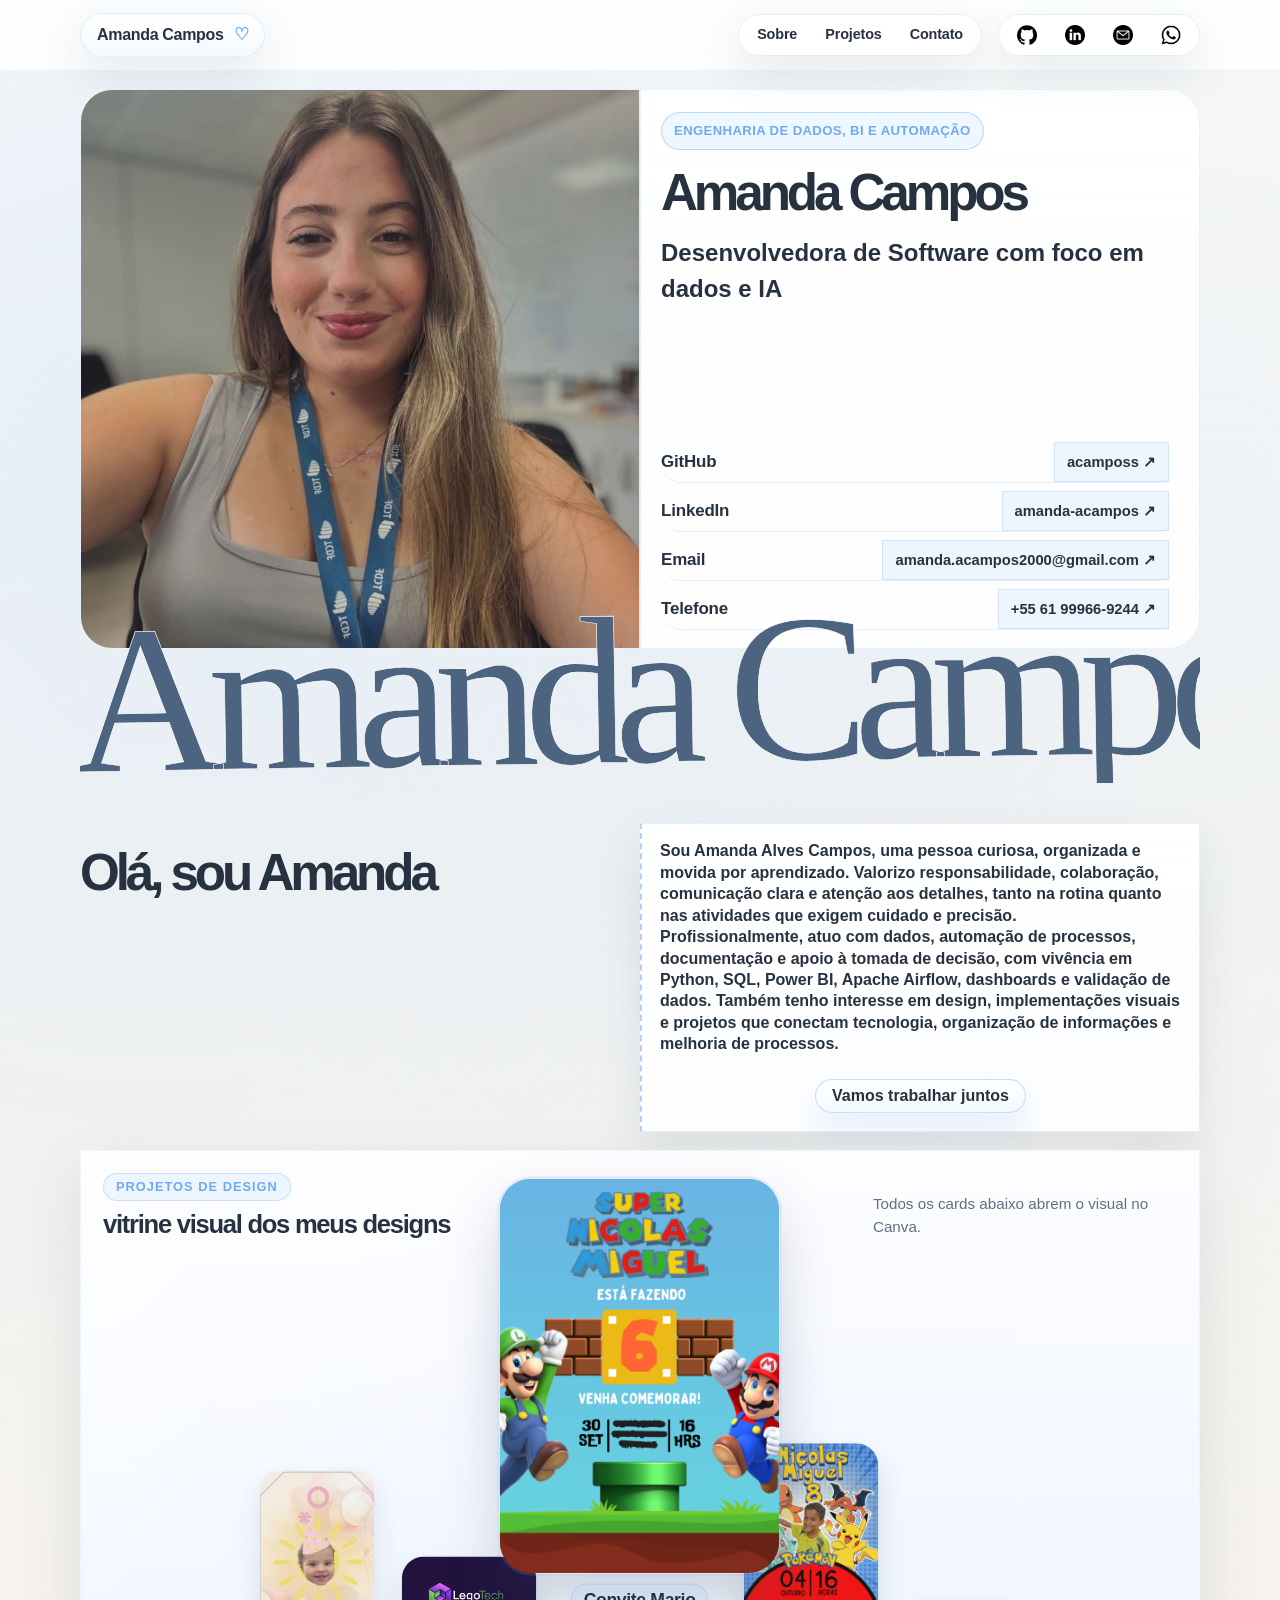
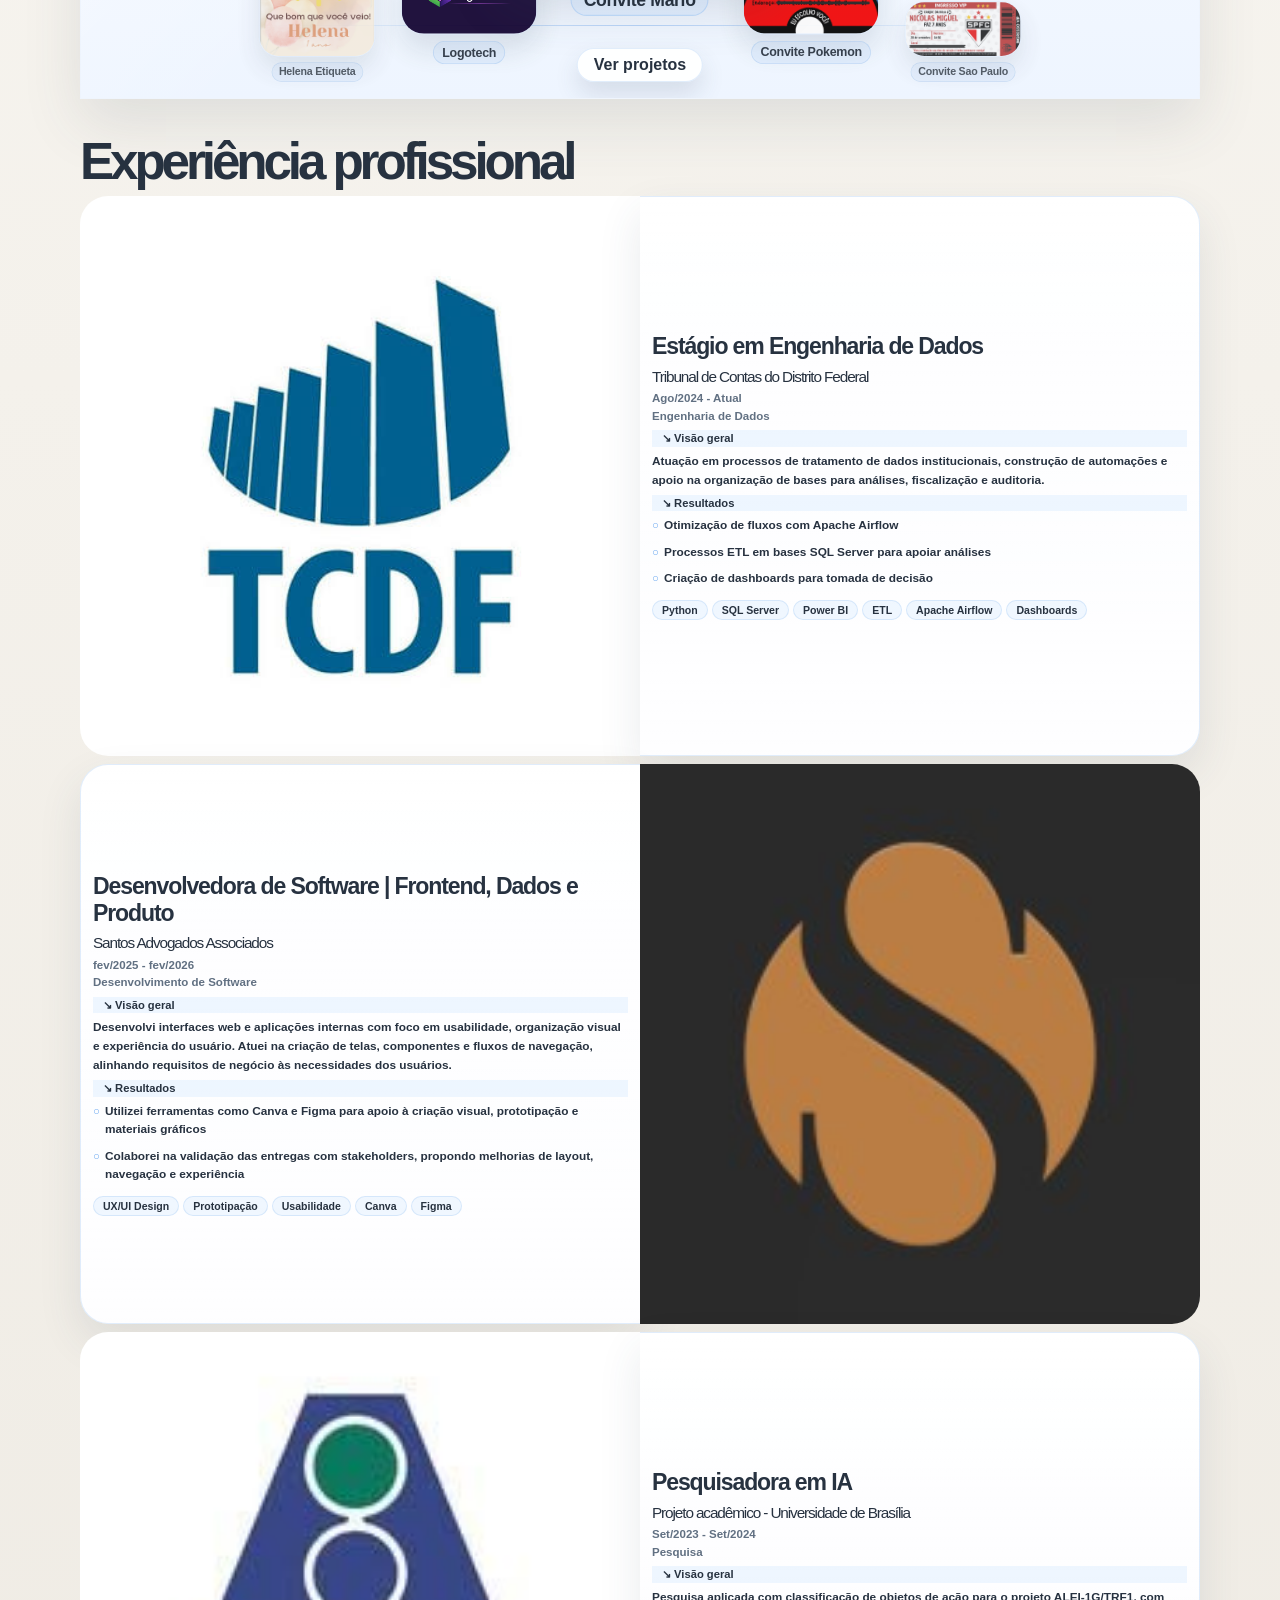
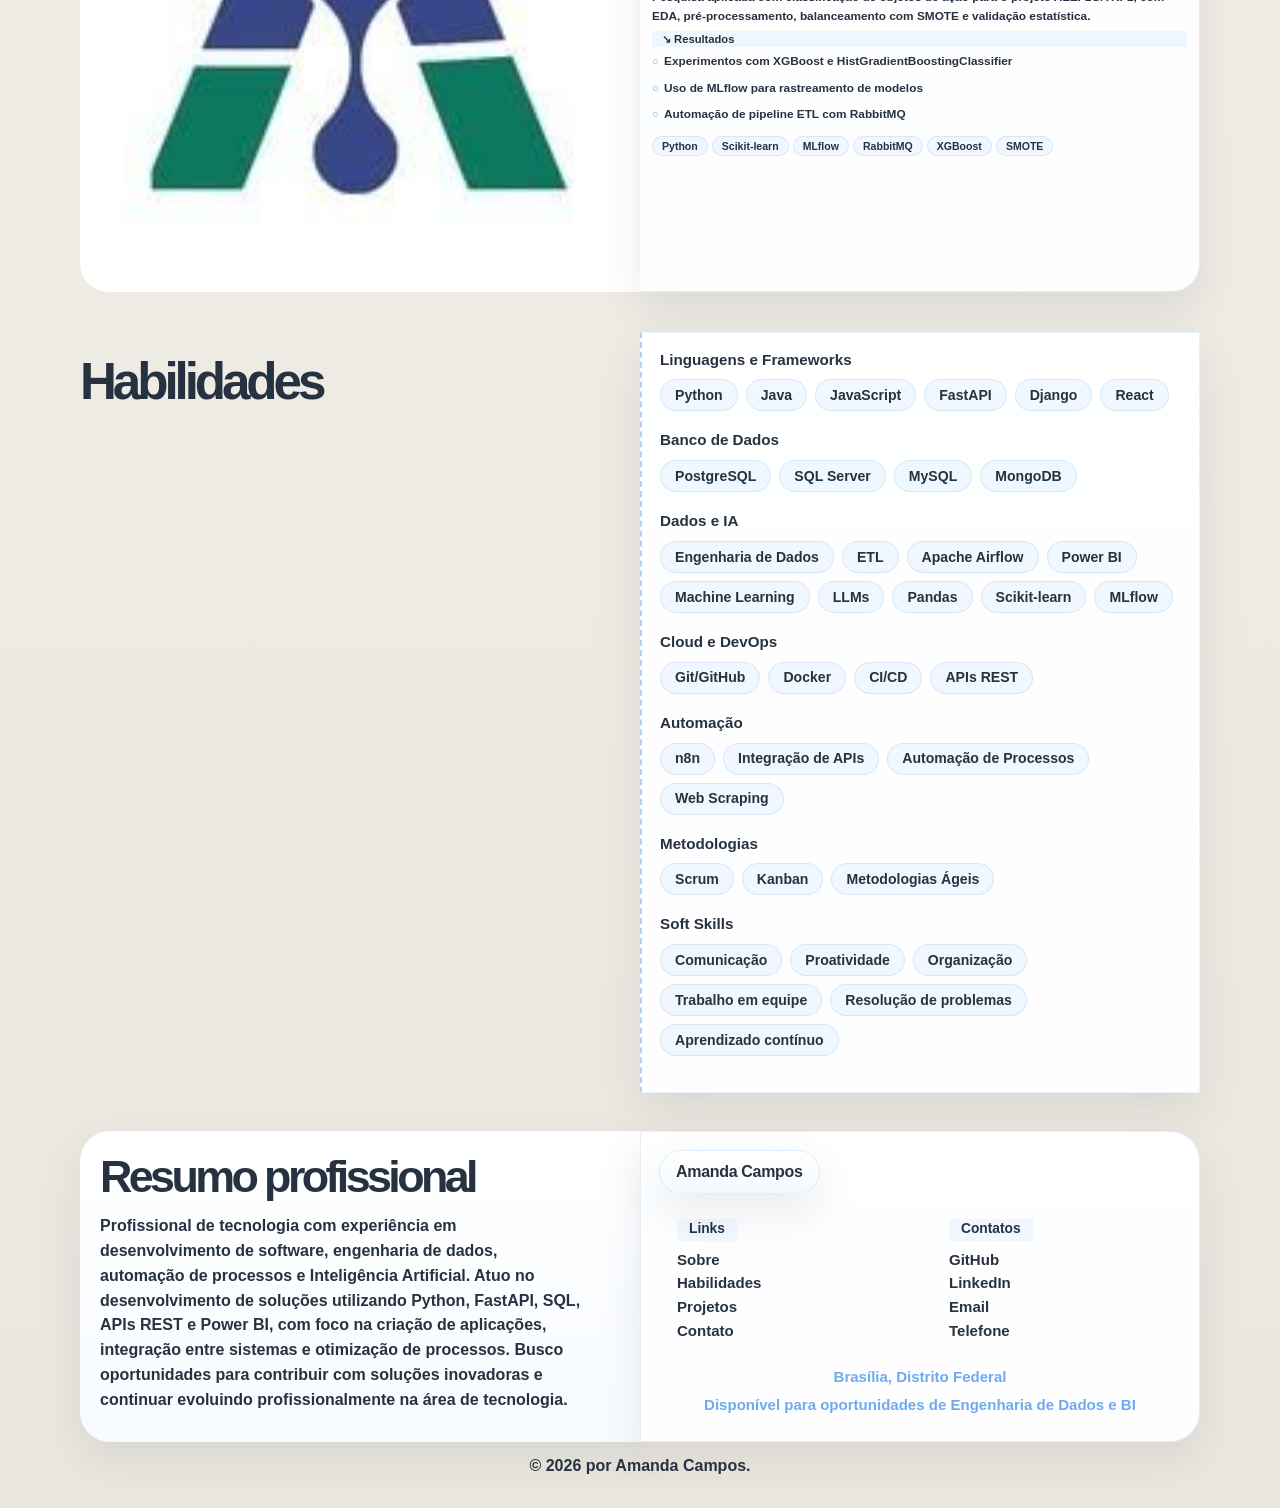
<file: index.html>
<!DOCTYPE html>
<html lang="pt-BR">

<head>
  <meta charset="UTF-8" />
  <meta name="viewport" content="width=device-width, initial-scale=1.0" />
  <meta name="description" content="Landing page pessoal com layout editorial, fundo bege claro e detalhes lilás." />
  <title>Amanda Campos</title>
  <link rel="stylesheet" href="css/style.css?v=20260701-1" />
  <link rel="icon" href="assets/icons/favicon-heart.svg" type="image/svg+xml" />
  <link rel="apple-touch-icon" href="assets/icons/favicon-heart.svg" />
  <meta name="theme-color" content="#2F80ED" />
</head>

<body>
  <a class="skip-link" href="#conteudo">Ir para o conteúdo</a>

  <header class="topbar">
    <div class="shell topbar-inner">
      <a class="brand-pill" href="#inicio" aria-label="Ir para o início">
        <span>Amanda Campos</span>
        <span class="brand-mark" aria-hidden="true">♡</span>
      </a>

      <nav class="top-links" aria-label="Navegação principal">
        <a href="#sobre">Sobre</a>
        <a href="#projetos">Projetos</a>
        <a href="#contato">Contato</a>
      </nav>

      <nav class="social-links" aria-label="Redes sociais">
        <a href="https://github.com/acamposs" target="_blank" rel="noreferrer"><img src="assets/icons/github-icon.png"
            alt="GitHub" /></a>
        <a href="https://www.linkedin.com/in/amanda-acampos/" target="_blank" rel="noreferrer"><img
            src="assets/icons/linkedin-icon.png" alt="LinkedIn" /></a>
        <a href="mailto:amanda.acampos2000@gmail.com"><img src="assets/icons/email-icon.png" alt="Email" /></a>
        <a href="tel:+5561999669244"><img src="assets/icons/wpp-icon.png" alt="Telefone" /></a>
      </nav>
    </div>
  </header>

  <main id="conteudo">
    <section class="hero shell" id="inicio">
      <div class="hero-grid">
        <figure class="hero-photo card-surface">
          <img src="assets/images/perfil.jpg" alt="Retrato de Amanda Campos" />
        </figure>

        <div class="hero-copy card-surface">
          <p class="eyebrow">Engenharia de Dados, BI e automação</p>
          <h1>
            <strong>Amanda Campos</strong>
          </h1>
          <h2>
            <span>Desenvolvedora de Software com foco em dados e IA</span>
          </h2>

          <div class="hero-links">
            <a href="https://github.com/acamposs" class="hero-link-row" target="_blank" rel="noreferrer">
              <span>GitHub</span>
              <strong>acamposs ↗</strong>
            </a>
            <a href="https://www.linkedin.com/in/amanda-acampos/" class="hero-link-row" target="_blank"
              rel="noreferrer">
              <span>LinkedIn</span>
              <strong>amanda-acampos ↗</strong>
            </a>
            <a href="mailto:amanda.acampos2000@gmail.com" class="hero-link-row">
              <span>Email</span>
              <strong>amanda.acampos2000@gmail.com ↗</strong>
            </a>
            <a href="tel:+5561999669244" class="hero-link-row">
              <span>Telefone</span>
              <strong>+55 61 99966-9244 ↗</strong>
            </a>
          </div>
        </div>
      </div>

      <div class="signature-wrap" aria-hidden="true">
        <span class="signature">Amanda Campos</span>
      </div>
    </section>

    <section class="about shell" id="sobre">
      <div class="about-grid">
        <div class="about-left">
          <h2>Olá, sou Amanda</h2>
        </div>

        <div class="about-right card-surface">
          <p>
            Sou Amanda Alves Campos, uma pessoa curiosa, organizada e movida por aprendizado.
            Valorizo responsabilidade, colaboração, comunicação clara e atenção aos detalhes,
            tanto na rotina quanto nas atividades que exigem cuidado e precisão.
          </p>

          <p>
            Profissionalmente, atuo com dados, automação de processos, documentação e apoio
            à tomada de decisão, com vivência em Python, SQL, Power BI, Apache Airflow,
            dashboards e validação de dados. Também tenho interesse em design, implementações
            visuais e projetos que conectam tecnologia, organização de informações e melhoria
            de processos.
          </p>

          <a class="cta-pill" href="#contato">Vamos trabalhar juntos</a>
        </div>
      </div>

      <div class="feature-stage card-surface">
        <div class="feature-stage-head">
          <div>
            <span class="feature-kicker">Projetos de design</span>
            <h3>vitrine visual dos meus designs</h3>
          </div>
          <p>Todos os cards abaixo abrem o visual no Canva.</p>
        </div>

        <div class="feature-carousel" aria-label="Carrossel de projetos">
          <a class="carousel-card" href="https://canva.link/azqkt1hv5p5yyov" target="_blank" rel="noreferrer"
            aria-label="Abrir Convite Mario">
            <img src="assets/design/convite-mario.png" alt="Convite Mario" />
            <span>Convite Mario</span>
          </a>

          <a class="carousel-card" href="https://canva.link/fkd72o21cip5wz5" target="_blank" rel="noreferrer"
            aria-label="Abrir Convite Pokemon">
            <img src="assets/design/convite-pokemon.png" alt="Convite Pokemon" />
            <span>Convite Pokemon</span>
          </a>

          <a class="carousel-card" href="https://canva.link/3383uw1e85yc422" target="_blank" rel="noreferrer"
            aria-label="Abrir Convite Sao Paulo">
            <img src="assets/design/convite-saopaulo.png" alt="Convite Sao Paulo" />
            <span>Convite Sao Paulo</span>
          </a>

          <a class="carousel-card" href="https://canva.link/sclbijq4hiqe45o" target="_blank" rel="noreferrer"
            aria-label="Abrir Helena Caderno">
            <img src="assets/design/helena-caderno.png" alt="Helena Caderno" />
            <span>Helena Caderno</span>
          </a>

          <a class="carousel-card" href="https://canva.link/y9hxa9hhda6tl56" target="_blank" rel="noreferrer"
            aria-label="Abrir Helena Etiqueta">
            <img src="assets/design/helena-etiqueta.png" alt="Helena Etiqueta" />
            <span>Helena Etiqueta</span>
          </a>

          <a class="carousel-card" href="https://canva.link/6xtjp4mos9gxli1" target="_blank" rel="noreferrer"
            aria-label="Abrir Logotech">
            <img src="assets/design/legotech.png" alt="Logotech" />
            <span>Logotech</span>
          </a>
        </div>
        <a class="stage-cta" href="#projetos">Ver projetos</a>
      </div>
    </section>

    <section class="projects shell" id="projetos">
      <div class="section-headline">
        <h2>Experiência profissional</h2>
      </div>

      <div class="project-grid">
        <article class="project-card">
          <div class="project-media">
            <img src="assets/icons/tcdf-icon.jpg" alt="Experiência como engenheira de dados" />
          </div>
          <div class="project-copy card-surface">
            <h3><strong>Estágio em Engenharia de Dados</strong><span>Tribunal de Contas do Distrito Federal</span></h3>
            <p class="meta">Ago/2024 - Atual<br />Engenharia de Dados</p>
            <div class="label-bar">↘ Visão geral</div>
            <p>
              Atuação em processos de tratamento de dados institucionais, construção de automações
              e apoio na organização de bases para análises, fiscalização e auditoria.
            </p>
            <div class="label-bar">↘ Resultados</div>
            <ul>
              <li>Otimização de fluxos com Apache Airflow</li>
              <li>Processos ETL em bases SQL Server para apoiar análises</li>
              <li>Criação de dashboards para tomada de decisão</li>
            </ul>
            <div class="project-skills" aria-label="Skills da experiência">
              <span>Python</span>
              <span>SQL Server</span>
              <span>Power BI</span>
              <span>ETL</span>
              <span>Apache Airflow</span>
              <span>Dashboards</span>
            </div>
          </div>

        </article>

        <article class="project-card reverse">
          <div class="project-copy card-surface">
            <h3><strong>Desenvolvedora de Software | Frontend, Dados e Produto</strong><span>Santos Advogados
                Associados</span></h3>
            <p class="meta">fev/2025 - fev/2026<br />Desenvolvimento de Software</p>
            <div class="label-bar">↘ Visão geral</div>
            <p>
              Desenvolvi interfaces web e aplicações internas com foco em usabilidade,
              organização visual e experiência do usuário. Atuei na criação de telas,
              componentes e fluxos de navegação, alinhando requisitos de negócio às
              necessidades dos usuários.
            </p>
            <div class="label-bar">↘ Resultados</div>
            <ul>
              <li>Utilizei ferramentas como Canva e Figma para apoio à criação visual, prototipação e materiais gráficos
              </li>
              <li>Colaborei na validação das entregas com stakeholders, propondo melhorias de layout, navegação e
                experiência</li>
            </ul>
            <div class="project-skills" aria-label="Skills da experiência">
              <span>UX/UI Design</span>
              <span>Prototipação</span>
              <span>Usabilidade</span>
              <span>Canva</span>
              <span>Figma</span>
            </div>
          </div>
          <div class="project-media">
            <img src="assets/icons/santos-icon.jpg" alt="Estágio em engenharia de dados" />
          </div>
        </article>

        <article class="project-card">
          <div class="project-media">
            <img src="assets/icons/ailab-icon.jpg" alt="Pesquisa em inteligência artificial" />
          </div>
          <div class="project-copy card-surface">
            <h3><strong>Pesquisadora em IA</strong><span>Projeto acadêmico - Universidade de Brasília</span></h3>
            <p class="meta">Set/2023 - Set/2024<br />Pesquisa</p>
            <div class="label-bar">↘ Visão geral</div>
            <p>
              Pesquisa aplicada com classificação de objetos de ação para o projeto
              ALEI-1G/TRF1, com EDA, pré-processamento, balanceamento com SMOTE e validação estatística.
            </p>
            <div class="label-bar">↘ Resultados</div>
            <ul>
              <li>Experimentos com XGBoost e HistGradientBoostingClassifier</li>
              <li>Uso de MLflow para rastreamento de modelos</li>
              <li>Automação de pipeline ETL com RabbitMQ</li>
            </ul>
            <div class="project-skills" aria-label="Skills da experiência">
              <span>Python</span>
              <span>Scikit-learn</span>
              <span>MLflow</span>
              <span>RabbitMQ</span>
              <span>XGBoost</span>
              <span>SMOTE</span>
            </div>
          </div>
        </article>
      </div>
    </section>

    <section class="about shell" id="habilidades">
      <div class="about-grid">
        <div class="about-left">
          <h2>Habilidades</h2>
        </div>

        <div class="about-right card-surface">

          <div class="skills-list">
            <div class="skills-category">
              <h3>Linguagens e Frameworks</h3>
              <div class="skill-pills">
                <span>Python</span>
                <span>Java</span>
                <span>JavaScript</span>
                <span>FastAPI</span>
                <span>Django</span>
                <span>React</span>
              </div>
            </div>

            <div class="skills-category">
              <h3>Banco de Dados</h3>
              <div class="skill-pills">
                <span>PostgreSQL</span>
                <span>SQL Server</span>
                <span>MySQL</span>
                <span>MongoDB</span>
              </div>
            </div>

            <div class="skills-category">
              <h3>Dados e IA</h3>
              <div class="skill-pills">
                <span>Engenharia de Dados</span>
                <span>ETL</span>
                <span>Apache Airflow</span>
                <span>Power BI</span>
                <span>Machine Learning</span>
                <span>LLMs</span>
                <span>Pandas</span>
                <span>Scikit-learn</span>
                <span>MLflow</span>
              </div>
            </div>

            <div class="skills-category">
              <h3>Cloud e DevOps</h3>
              <div class="skill-pills">
                <span>Git/GitHub</span>
                <span>Docker</span>
                <span>CI/CD</span>
                <span>APIs REST</span>
              </div>
            </div>

            <div class="skills-category">
              <h3>Automação</h3>
              <div class="skill-pills">
                <span>n8n</span>
                <span>Integração de APIs</span>
                <span>Automação de Processos</span>
                <span>Web Scraping</span>
              </div>
            </div>

            <div class="skills-category">
              <h3>Metodologias</h3>
              <div class="skill-pills">
                <span>Scrum</span>
                <span>Kanban</span>
                <span>Metodologias Ágeis</span>
              </div>
            </div>

            <div class="skills-category">
              <h3>Soft Skills</h3>
              <div class="skill-pills">
                <span>Comunicação</span>
                <span>Proatividade</span>
                <span>Organização</span>
                <span>Trabalho em equipe</span>
                <span>Resolução de problemas</span>
                <span>Aprendizado contínuo</span>
              </div>
            </div>
          </div>
        </div>
      </div>
    </section>

    <footer class="contact shell" id="contato">
      <div class="contact-grid">
        <div class="contact-form-box">
          <h2>Resumo profissional</h2>
          <p>
            Profissional de tecnologia com experiência em desenvolvimento de software, engenharia de dados,
            automação de processos e Inteligência Artificial. Atuo no desenvolvimento de soluções utilizando
            Python, FastAPI, SQL, APIs REST e Power BI, com foco na criação de aplicações, integração entre
            sistemas e otimização de processos. Busco oportunidades para contribuir com soluções inovadoras e
            continuar evoluindo profissionalmente na área de tecnologia.
          </p>
        </div>

        <div class="footer-info card-surface">
          <a class="brand-pill footer-brand" href="#inicio">
            <span>Amanda Campos</span>
          </a>

          <div class="footer-columns">
            <div>
              <h4>Links</h4>
              <ul>
                <li><a href="#sobre">Sobre</a></li>
                <li><a href="#habilidades">Habilidades</a></li>
                <li><a href="#projetos">Projetos</a></li>
                <li><a href="#contato">Contato</a></li>
              </ul>
            </div>

            <div>
              <h4>Contatos</h4>
              <ul>
                <li><a href="https://github.com/acamposs" target="_blank" rel="noreferrer">GitHub</a></li>
                <li><a href="https://www.linkedin.com/in/amanda-acampos/" target="_blank" rel="noreferrer">LinkedIn</a>
                </li>
                <li><a href="mailto:amanda.acampos2000@gmail.com">Email</a></li>
                <li><a href="tel:+5561999669244">Telefone</a></li>
              </ul>
            </div>
          </div>

          <div class="footer-bottom">
            <div>
              <ul>
                <li><a href="#">Brasília, Distrito Federal</a></li>
                <li><a href="#">Disponível para oportunidades de Engenharia de Dados e BI</a></li>
              </ul>
            </div>
          </div>
        </div>
      </div>
      <p>© 2026 por Amanda Campos.</p>
    </footer>

  </main>

  <script src="js/script.js?v=20260624-2"></script>
</body>

</html>
</file>
<file: css/style.css>
:root {
  --bg: #f4f1eb;
  --bg-soft: #ebe7df;
  --surface: #ffffff;
  --surface-2: #f6faff;
  --surface-soft: #eef4fb;
  --text: #273240;
  --text-soft: #617082;
  --white: #ffffff;
  --cream: #fbfdff;
  --border: rgba(120, 174, 238, 0.44);
  --border-soft: rgba(120, 174, 238, 0.22);
  --lilac: #9ecbff;
  --lilac-strong: #6eaaf1;
  --lilac-soft: rgba(158, 203, 255, 0.14);
  --shadow: 0 18px 44px rgba(55, 72, 92, 0.11);
  --radius-xl: 34px;
  --radius-lg: 24px;
  --radius-md: 18px;
  --radius-pill: 999px;
  --container: 1120px;
  --gap: 22px;
  --transition: 220ms ease;
}

* {
  box-sizing: border-box;
  margin: 0;
  padding: 0;
}

html {
  scroll-behavior: smooth;
  scroll-padding-top: 92px;
}

body {
  min-height: 100vh;
  color: var(--text);
  font-family: "Segoe UI", Arial, Helvetica, sans-serif;
  line-height: 1.5;
  background:
    radial-gradient(circle at 12% 10%, rgba(158, 203, 255, 0.22), transparent 24%),
    radial-gradient(circle at 88% 12%, rgba(158, 203, 255, 0.12), transparent 23%),
    linear-gradient(180deg, #fbfaf7 0%, var(--bg) 42%, var(--bg-soft) 100%);
  overflow-x: hidden;
}

img {
  display: block;
  max-width: 100%;
}

a {
  color: inherit;
  text-decoration: none;
}

ul {
  list-style: none;
}

button,
input,
textarea {
  font: inherit;
}

button,
a {
  -webkit-tap-highlight-color: transparent;
}

.skip-link {
  position: absolute;
  left: 16px;
  top: 16px;
  z-index: 1000;
  padding: 10px 14px;
  border-radius: var(--radius-pill);
  background: var(--text);
  color: var(--white);
  transform: translateY(-180%);
  transition: transform var(--transition);
}

.skip-link:focus {
  transform: translateY(0);
}

.shell {
  width: min(100% - 32px, var(--container));
  margin: 0 auto;
}

.topbar {
  position: sticky;
  top: 0;
  z-index: 60;
  backdrop-filter: blur(18px);
  background: rgba(255, 255, 255, 0.8);
  border-bottom: 1px solid rgba(120, 174, 238, 0.14);
}

.topbar-inner {
  display: grid;
  grid-template-columns: auto 1fr auto;
  gap: 16px;
  align-items: center;
  min-height: 70px;
}

.brand-pill,
.top-links,
.social-links,
.hero-link-row,
.pill-row span,
.cta-pill,
.stage-cta,
.contact-form button {
  border-radius: var(--radius-pill);
}

/* Ícones */
.social-links img,
.top-links img {
  width: 20px !important;
  height: 20px !important;
  max-width: 20px !important;
  display: block;
  object-fit: contain;
}

.brand-pill {
  display: inline-flex;
  align-items: center;
  gap: 10px;
  padding: 9px 16px;
  background: linear-gradient(180deg, #ffffff, #f4f9ff);
  color: var(--text);
  border: 1px solid rgba(120, 174, 238, 0.2);
  box-shadow: var(--shadow);
  font-weight: 700;
  letter-spacing: -0.02em;
}

.brand-mark {
  color: var(--lilac-strong);
  font-size: 1.08rem;
  line-height: 1;
}

.top-links,
.social-links {
  display: inline-flex;
  flex-wrap: wrap;
  align-items: center;
  justify-self: end;
  padding: 4px;
  background: rgba(255, 255, 255, 0.86);
  border: 1px solid rgba(120, 174, 238, 0.2);
  box-shadow: var(--shadow);
}

.top-links a,
.social-links a {
  min-height: 32px;
  display: inline-flex;
  align-items: center;
  justify-content: center;
  padding: 0 14px;
  color: var(--text);
  font-size: 0.9rem;
  font-weight: 700;
  letter-spacing: -0.01em;
  border-radius: var(--radius-pill);
  transition: background-color var(--transition), color var(--transition), transform var(--transition);
  white-space: nowrap;
}

.social-links img,
.top-links img {
  width: 20px !important;
  height: 20px !important;
  max-width: 20px !important;
  display: block;
  object-fit: contain;
}

.top-links a:hover,
.top-links a.is-active,
.social-links a:hover {
  background: rgba(158, 203, 255, 0.2);
  color: var(--text);
}

.hero {
  padding: 18px 0 22px;
}

.hero-grid {
  display: grid;
  grid-template-columns: minmax(0, 1fr) minmax(0, 1fr);
  gap: 0;
  border-radius: 34px;
  overflow: hidden;
}

.card-surface {
  background:
    linear-gradient(180deg, rgba(255, 255, 255, 0.72), rgba(255, 255, 255, 0.94)),
    linear-gradient(180deg, var(--surface) 0%, var(--surface-soft) 100%);
  color: var(--text);
  border: 1px solid rgba(120, 174, 238, 0.16);
  box-shadow: var(--shadow);
}

.hero-photo {
  min-height: 500px;
  border-radius: 32px 0 0 32px;
  overflow: hidden;
}

.hero-photo img {
  width: 100%;
  height: 100%;
  object-fit: cover;
}

.hero-copy {
  min-height: 430px;
  padding: 22px 20px 18px 20px;
  border-radius: 0 32px 32px 0;
  display: flex;
  flex-direction: column;
  gap: 18px;
}

.eyebrow {
  width: fit-content;
  padding: 8px 12px;
  border: 1px solid var(--border);
  border-radius: var(--radius-pill);
  color: var(--lilac-strong);
  background: rgba(158, 203, 255, 0.16);
  font-size: 0.82rem;
  font-weight: 800;
  letter-spacing: 0.03em;
  text-transform: uppercase;
}

.hero-copy h1 {
  display: flex;
  flex-direction: column;
  gap: 6px;
  max-width: 560px;
  letter-spacing: -0.07em;
  line-height: 0.94;
}

.hero-copy h1 strong,
.section-headline h2,
.about-left h2,
.contact-form-box h2 {
  font-size: clamp(2.2rem, 4vw, 4.55rem);
  line-height: 0.96;
  letter-spacing: -0.08em;
}

.hero-copy h1 span {
  font-size: clamp(1.95rem, 3.5vw, 4rem);
  line-height: 0.98;
  font-weight: 500;
  letter-spacing: -0.06em;
}

.hero-links {
  margin-top: auto;
  display: grid;
  gap: 8px;
}

.hero-link-row {
  display: grid;
  grid-template-columns: minmax(0, 1fr) auto;
  align-items: center;
  gap: 16px;
  min-height: 37px;
  padding: 0 10px 0 0;
  border-bottom: 1px solid rgba(120, 174, 238, 0.18);
  color: var(--text);
  width: 100%;
}

.hero-link-row span {
  min-width: 0;
  font-size: 1.06rem;
  font-weight: 750;
  letter-spacing: -0.01em;
}

.hero-link-row strong {
  display: inline-flex;
  align-items: center;
  justify-content: center;
  justify-self: end;
  max-width: 100%;
  min-width: 86px;
  padding: 8px 12px;
  background: rgba(158, 203, 255, 0.18);
  color: var(--text);
  border: 1px solid rgba(120, 174, 238, 0.22);
  border-radius: 0;
  font-size: 0.92rem;
  font-weight: 800;
  overflow: visible;
  text-overflow: clip;
  white-space: nowrap;
}

.signature-wrap {
  margin-top: -50px;
  padding: 0 8px;
  overflow: hidden;
  pointer-events: none;
}

.signature {
  display: block;
  color: #4c647f;
  -webkit-text-stroke: 0.65px #ffffff;
  font-family: "Apple Chancery", "URW Chancery L", "Brush Script MT", "Segoe Script", cursive;
  font-style: normal;
  font-weight: 400;
  font-size: clamp(8rem, 16vw, 14rem);
  line-height: 0.9;
  letter-spacing: -0.075em;
  white-space: nowrap;
  text-align: center;
  transform: rotate(-1deg) scale(1.03);
  text-shadow: none;
  font-kerning: normal;
  font-feature-settings: "liga" 1, "calt" 1;
}

.about {
  padding: 18px 0 20px;
}

.about-grid {
  display: grid;
  grid-template-columns: 1fr 1fr;
  gap: 0;
  align-items: stretch;
}

.about-left {
  display: flex;
  align-items: flex-start;
  padding: 25px 10px 15px 0;
}

.about-left h2 {
  max-width: 400px;
}

.about-left h2,
.section-headline h2 {
  color: var(--text);
}

.about-right {
  min-height: 206px;
  padding: 16px 18px 18px;
  display: flex;
  flex-direction: column;
  border-left: 2px dashed rgba(120, 174, 238, 0.55);
}

.pill-row,
.skill-pills {
  display: flex;
  flex-wrap: wrap;
  gap: 8px;
}

.pill-row {
  margin-bottom: 20px;
}

.skills-category {
  margin-bottom: 18px;
}

.skills-category h3 {
  font-size: 0.95rem;
  font-weight: 800;
  color: var(--text);
  margin: 0 0 8px 0;
  padding: 0;
}

.skill-pills {
  margin-bottom: 12px;
}

/* Pills */
.skill-pills span,
.pill-row span {
  display: inline-flex;
  align-items: center;
  justify-content: center;
  padding: 0 14px;
  border: 1px solid rgba(120, 174, 238, 0.22);
  background: rgba(158, 203, 255, 0.14);
  color: var(--text);
  font-weight: 700;
  border-radius: var(--radius-pill);
  white-space: nowrap;
}

.skill-pills span {
  min-height: 32px;
  font-size: 0.88rem;
}

.pill-row span {
  min-height: 34px;
  font-size: 0.9rem;
}

.cta-pill,
.stage-cta {
  display: inline-flex;
  align-items: center;
  justify-content: center;
  min-height: 34px;
  padding: 0 16px;
  border: 1px solid rgba(120, 174, 238, 0.22);
  background: rgba(158, 203, 255, 0.14);
  color: var(--text);
  font-weight: 700;
  border-radius: var(--radius-pill);
}

.about-right p {
  max-width: 560px;
  color: var(--text);
  font-size: 1rem;
  font-weight: 700;
  line-height: 1.34;
}

.cta-pill {
  width: fit-content;
  margin-top: 24px;
  align-self: center;
  border: 1px solid rgba(120, 174, 238, 0.38);
  background: linear-gradient(180deg, #ffffff, #f4f9ff);
  box-shadow: 0 14px 30px rgba(120, 174, 238, 0.2);
}

.stage-cta {
  position: absolute;
  left: 50%;
  bottom: 16px;
  z-index: 2;
  transform: translateX(-50%);
  width: fit-content;
  background: rgba(255, 255, 255, 0.94);
  border-color: rgba(120, 174, 238, 0.22);
  box-shadow: 0 12px 24px rgba(55, 72, 92, 0.14);
}

.feature-stage {
  margin-top: 18px;
  min-height: 470px;
  padding: 22px 22px 64px;
  position: relative;
  overflow: hidden;
  border: 1px solid rgba(120, 174, 238, 0.12);
  box-shadow: 0 24px 56px rgba(55, 72, 92, 0.12);
}

.feature-stage::before {
  content: "";
  position: absolute;
  inset: 0;
  background:
    radial-gradient(circle at 50% 44%, rgba(158, 203, 255, 0.2), transparent 28%),
    linear-gradient(135deg, rgba(255, 255, 255, 0.55), transparent 42%),
    linear-gradient(180deg, #fdfdff 0%, #eef5ff 100%);
}

.feature-stage-head {
  position: relative;
  z-index: 2;
  display: flex;
  justify-content: space-between;
  align-items: end;
  gap: 20px;
  margin-bottom: 18px;
}

.feature-kicker {
  display: inline-flex;
  align-items: center;
  min-height: 28px;
  padding: 0 12px;
  border-radius: var(--radius-pill);
  background: rgba(158, 203, 255, 0.16);
  border: 1px solid rgba(120, 174, 238, 0.3);
  color: var(--lilac-strong);
  font-size: 0.8rem;
  font-weight: 800;
  letter-spacing: 0.08em;
  text-transform: uppercase;
}

.feature-stage-head h3 {
  margin-top: 10px;
  color: var(--text);
  font-size: clamp(1.2rem, 2vw, 1.8rem);
  line-height: 1.05;
  letter-spacing: -0.05em;
}

.feature-stage-head p {
  max-width: 36ch;
  color: var(--text-soft);
  font-size: 0.95rem;
  line-height: 1.45;
}

.feature-carousel {
  position: relative;
  z-index: 1;
  min-height: 340px;
  display: flex;
  align-items: flex-end;
  justify-content: center;
  gap: 0;
  padding: 0 6px 0;
  overflow: visible;
}

.carousel-card {
  position: relative;
  flex: 0 0 auto;
  display: grid;
  gap: 8px;
  text-align: center;
  color: var(--text);
  align-self: end;
  transform-origin: center bottom;
  transition: transform var(--transition), box-shadow var(--transition), filter var(--transition), opacity var(--transition);
}

.carousel-card img {
  width: clamp(112px, 13vw, 170px);
  height: auto;
  object-fit: contain;
  border-radius: 28px;
  border: 1px solid rgba(120, 174, 238, 0.18);
  box-shadow:
    0 18px 36px rgba(55, 72, 92, 0.16),
    inset 0 1px 0 rgba(255, 255, 255, 0.7);
  background: transparent;
}

.carousel-card span {
  display: inline-flex;
  align-items: center;
  justify-content: center;
  min-height: 28px;
  padding: 0 10px;
  margin: 0 auto;
  border-radius: var(--radius-pill);
  background: rgba(158, 203, 255, 0.18);
  border: 1px solid rgba(120, 174, 238, 0.3);
  color: var(--text);
  font-size: 0.95rem;
  font-weight: 800;
  letter-spacing: -0.02em;
}

.carousel-card-left {
  order: 1;
  transform: translateX(14px) translateY(30px) scale(0.82);
  z-index: 2;
  filter: saturate(0.95) brightness(0.98);
  opacity: 0.92;
}

.carousel-card-center {
  order: 3;
  transform: translateY(-18px) scale(1.16);
  z-index: 5;
  margin-inline: -20px;
}

.carousel-card-center img {
  width: clamp(150px, 19vw, 250px);
  height: auto;
  box-shadow:
    0 24px 48px rgba(55, 72, 92, 0.2),
    0 0 0 1px rgba(120, 174, 238, 0.18);
}

.carousel-card-right {
  order: 5;
  transform: translateX(-14px) translateY(30px) scale(0.82);
  z-index: 2;
  filter: saturate(0.95) brightness(0.98);
  opacity: 0.92;
}

.carousel-card-left img,
.carousel-card-right img {
  width: clamp(112px, 13vw, 170px);
  height: auto;
}

.carousel-card-far-left {
  order: 0;
  transform: translateX(28px) translateY(48px) scale(0.7);
  z-index: 1;
  filter: saturate(0.88) brightness(0.96);
  opacity: 0.78;
}

.carousel-card-far-right {
  order: 6;
  transform: translateX(-28px) translateY(48px) scale(0.7);
  z-index: 1;
  filter: saturate(0.88) brightness(0.96);
  opacity: 0.78;
}

.carousel-card:hover,
.carousel-card:focus-visible {
  transform: translateY(-18px) scale(1.1);
  z-index: 4;
  outline: none;
}

.carousel-card.is-hidden {
  display: none;
}

.feature-carousel::after {
  content: "";
  position: absolute;
  left: 50%;
  bottom: 8px;
  width: min(86%, 780px);
  height: 1px;
  transform: translateX(-50%);
  background: linear-gradient(90deg, transparent, rgba(120, 174, 238, 0.48), transparent);
}

.projects {
  padding: 18px 0 22px;
}

.section-headline h2 {
  margin-bottom: 10px;
}

.project-grid {
  display: grid;
  gap: 8px;
}

.project-card {
  display: grid;
  grid-template-columns: 1fr 1fr;
  grid-template-areas: "media copy";
  gap: 0;
}

.project-card.reverse {
  grid-template-areas: "copy media";
}

.project-media,
.project-copy {
  min-height: 136px;
}

.project-media {
  grid-area: media;
  overflow: hidden;
  border-radius: 28px;
}

.project-media img {
  width: 100%;
  height: 100%;
  object-fit: cover;
  background: #ffffff;
}

.project-copy {
  grid-area: copy;
  padding: 12px 12px 10px;
  display: flex;
  flex-direction: column;
  justify-content: center;
  gap: 5px;
  border: 1px solid var(--border-soft);
  border-radius: 0;
}

.project-card:not(.reverse) .project-copy {
  border-left: none;
  border-radius: 0 28px 28px 0;
}

.project-card.reverse .project-copy {
  border-right: none;
  border-radius: 28px 0 0 28px;
}

.project-card:not(.reverse) .project-media {
  border-radius: 28px 0 0 28px;
}

.project-card.reverse .project-media {
  border-radius: 0 28px 28px 0;
}

.project-copy h3 {
  display: flex;
  flex-direction: column;
  gap: 8px;
  color: var(--text);
  letter-spacing: -0.06em;
  line-height: 1.16;
}

.project-copy h3 strong {
  font-size: clamp(1.2rem, 1.8vw, 1.65rem);
}

.project-copy h3 span {
  font-size: clamp(0.95rem, 1.2vw, 1.1rem);
  font-weight: 500;
}

.meta {
  margin-top: 0;
  color: var(--text-soft);
  font-weight: 800;
  line-height: 1.5;
  font-size: 0.72rem;
}

.label-bar {
  display: flex;
  align-items: center;
  min-height: 14px;
  padding: 0 10px;
  background: rgba(158, 203, 255, 0.16);
  color: var(--text);
  font-size: 0.7rem;
  font-weight: 800;
}

.project-copy p:not(.meta) {
  color: var(--text);
  font-size: 0.74rem;
  font-weight: 600;
  line-height: 1.6;
}

.project-copy ul {
  display: grid;
  gap: 8px;
}

.project-copy li {
  position: relative;
  padding-left: 12px;
  color: var(--text);
  font-size: 0.74rem;
  font-weight: 600;
  line-height: 1.55;
}

.project-copy li::before {
  content: "○";
  position: absolute;
  left: 0;
  top: 0;
  color: var(--lilac-strong);
}

.project-skills {
  display: flex;
  flex-wrap: wrap;
  gap: 4px;
  margin-top: 8px;
}

.project-skills span {
  display: inline-flex;
  align-items: center;
  min-height: 20px;
  padding: 0 9px;
  border-radius: var(--radius-pill);
  border: 1px solid rgba(120, 174, 238, 0.22);
  background: rgba(158, 203, 255, 0.14);
  color: var(--text);
  font-size: 0.66rem;
  font-weight: 700;
}

.contact {
  padding: 18px 0 30px;
}

.contact-grid {
  display: grid;
  grid-template-columns: 1fr 1fr;
  gap: 0;
}

.contact-form-box {
  padding: 24px 20px 22px;
  background: linear-gradient(180deg, #ffffff 0%, #f7fbff 100%);
  border-radius: 30px 0 0 30px;
  box-shadow: var(--shadow);
}

.contact-form-box h2 {
  margin-bottom: 16px;
  color: var(--text);
  font-size: clamp(2rem, 3.5vw, 2.8rem);
}

.contact-form-box p {
  color: var(--text);
  font-size: 1rem;
  font-weight: 600;
  line-height: 1.55;
  max-width: 54ch;
}

.contact-form {
  display: grid;
  gap: 14px;
}

.contact-form label {
  display: grid;
  gap: 6px;
}

.contact-form span {
  color: var(--text);
  font-size: 0.94rem;
  font-weight: 800;
}

.contact-form input {
  min-height: 38px;
  padding: 0 14px;
  border: 1px solid rgba(120, 174, 238, 0.26);
  border-radius: var(--radius-pill);
  background: rgba(255, 255, 255, 0.92);
  color: var(--text);
  outline: none;
  transition: border-color var(--transition), box-shadow var(--transition);
}

.contact-form input::placeholder {
  color: rgba(97, 112, 130, 0.7);
  font-weight: 700;
}

.contact-form input:focus {
  border-color: var(--lilac-strong);
  box-shadow: 0 0 0 4px rgba(158, 203, 255, 0.18);
}

.contact-form button {
  width: 124px;
  min-height: 34px;
  border: 0;
  background: linear-gradient(180deg, #ffffff, #f1f7ff);
  color: var(--text);
  font-weight: 800;
  cursor: pointer;
  transition: transform var(--transition), box-shadow var(--transition), background-color var(--transition);
}

.contact-form button:hover {
  transform: translateY(-1px);
  box-shadow: 0 12px 24px rgba(55, 72, 92, 0.16);
  background: #e9f3ff;
}

.footer-info {
  padding: 18px 18px 20px;
  border-radius: 0 30px 30px 0;
  border-color: rgba(120, 174, 238, 0.18);
}

.footer-brand {
  margin-bottom: 22px;
  width: fit-content;
}

/* Footer */
.footer-columns {
  display: grid;
  grid-template-columns: repeat(2, minmax(0, 1fr));
  gap: 22px;
}

.footer-columns>div {
  padding-left: 18px;
}

.footer-bottom {
  display: flex;
  flex-direction: column;
  align-items: center;
  gap: 8px;
  margin-top: 18px;
}

.footer-columns h4,
.footer-bottom h4 {
  display: inline-flex;
  align-items: center;
  min-height: 22px;
  padding: 0 12px;
  background: rgba(158, 203, 255, 0.14);
  color: var(--text);
  font-size: 0.86rem;
  font-weight: 800;
  margin-bottom: 8px;
}

.footer-columns li,
.footer-bottom li,
.footer-bottom p {
  color: var(--text);
  font-size: 0.94rem;
  font-weight: 700;
  line-height: 1.45;
}

.footer-columns ul,
.footer-bottom ul {
  display: grid;
  gap: 2px;
}

.footer-bottom p {
  text-align: center;
  margin: 0;
}

.footer-info a:hover,
.footer-bottom a {
  color: var(--lilac-strong);
}

.footer-bottom>div {
  display: flex;
  justify-content: center;
  width: 100%;
}

.footer-bottom>div ul {
  display: inline-block;
  margin: 0;
  padding: 0;
  text-align: center;
}

.footer-bottom>div ul li {
  margin: 6px 0;
}

footer.contact>p {
  text-align: center;
  font-weight: 800;
  margin: 12px 0 0;
  color: var(--text);
}

@media (max-width: 960px) {
  .topbar-inner {
    display: grid;
    grid-template-columns: 1fr auto;
    gap: 12px;
    padding: 10px 0;
    align-items: center;
    grid-template-areas:
      "brand social"
      "links links";
  }

  .brand-pill {
    grid-area: brand;
    justify-self: start;
  }

  .top-links {
    grid-area: links;
    justify-self: center;
    gap: 12px;
  }

  .top-links a {
    padding: 0 10px;
    font-size: 0.85rem;
  }

  .social-links {
    grid-area: social;
    justify-self: end;
    gap: 6px;
  }

  .social-links a {
    min-height: 36px;
    padding: 4px;
  }

  .social-links img {
    width: 18px !important;
    height: 18px !important;
  }

  .hero-grid,
  .about-grid,
  .project-card,
  .contact-grid {
    grid-template-columns: 1fr;
  }

  .hero-photo {
    border-radius: 30px 30px 0 0;
    min-height: 360px;
  }

  .hero-copy {
    border-radius: 0 0 30px 30px;
    min-height: auto;
  }

  .signature {
    transform: none;
  }

  .about-left {
    padding-right: 0;
    padding-bottom: 10px;
  }

  .about-right {
    border-left: 1px solid var(--border-soft);
    border-radius: 28px;
  }

  .feature-stage {
    min-height: 360px;
  }

  .feature-stage-head {
    flex-direction: column;
    align-items: flex-start;
  }

  .feature-stage-head p {
    max-width: none;
  }

  .project-card.reverse {
    grid-template-areas: "copy" "media";
  }

  .project-card:not(.reverse) .project-copy,
  .project-card.reverse .project-copy {
    border: 1px solid var(--border-soft);
    border-radius: 0 0 28px 28px;
  }

  .project-card:not(.reverse) .project-media,
  .project-card.reverse .project-media {
    border-radius: 28px 28px 0 0;
  }

  .project-media {
    padding: 16px;
  }

  .project-skills {
    margin-top: 6px;
  }

  .project-skills span {
    font-size: 0.74rem;
  }

  .contact-form-box,
  .footer-info {
    border-radius: 28px;
  }

  .footer-columns,
  .footer-bottom {
    grid-template-columns: 1fr;
  }

  .footer-bottom p {
    justify-self: start;
  }
}

@media (max-width: 640px) {
  .shell {
    width: min(100% - 20px, var(--container));
  }

  .top-links a,
  .social-links a {
    padding: 0 12px;
    font-size: 0.88rem;
  }

  .hero-copy,
  .about-right,
  .contact-form-box,
  .footer-info,
  .project-copy {
    padding-left: 14px;
    padding-right: 14px;
  }

  .hero-copy h1 strong,
  .section-headline h2,
  .about-left h2,
  .contact-form-box h2 {
    font-size: clamp(1.9rem, 10vw, 2.6rem);
  }

  .hero-copy h1 span {
    font-size: clamp(1.65rem, 8vw, 2.3rem);
  }

  .signature {
    font-size: clamp(3rem, 17vw, 4.5rem);
  }

  .feature-stage,
  .project-media,
  .project-copy {
    min-height: auto;
  }

  .project-media {
    padding: 14px;
  }

  .project-media img {
    width: 100%;
    height: auto;
  }

  .feature-carousel {
    min-height: 420px;
    flex-direction: column;
    align-items: center;
    gap: 0;
    padding: 0 12px 60px;
    justify-content: flex-start;
    overflow-x: hidden;
  }

  .carousel-card {
    width: 100%;
    max-width: 280px !important;
    margin: 0 auto !important;
    padding: 0 !important;
    display: flex !important;
    flex-direction: column;
    align-items: center;
    text-align: center;
    order: 0 !important;
    transform: none !important;
    opacity: 1 !important;
    filter: none !important;
    z-index: 1 !important;
  }

  .carousel-card:nth-child(n+2) {
    display: none !important;
  }

  .carousel-card img {
    width: 100% !important;
    max-width: 260px !important;
    height: auto !important;
    margin: 0 auto 12px !important;
    display: block !important;
  }

  .carousel-card span {
    display: block;
    text-align: center;
    margin: 0;
    font-size: 0.95rem;
  }

  .carousel-card-left,
  .carousel-card-center,
  .carousel-card-right,
  .carousel-card-far-left,
  .carousel-card-far-right {
    order: 0 !important;
    transform: none !important;
    opacity: 1 !important;
    filter: none !important;
    margin-inline: 0;
    display: none;
  }

  .carousel-card-center {
    display: flex !important;
  }

  .carousel-card-center img {
    width: 100% !important;
    max-width: 260px !important;
  }

  .stage-cta {
    position: relative;
    bottom: auto;
    left: auto;
    transform: none;
    width: fit-content;
    margin: 20px auto 0;
    display: block;
  }

  .topbar-inner {
    padding: 8px 0;
    gap: 10px;
  }

  .top-links a {
    min-height: 44px;
    padding: 0 10px;
    font-size: 0.9rem;
  }

  .social-links {
    gap: 6px;
    padding: 4px;
  }

  .social-links a {
    min-height: 44px;
    padding: 6px;
    display: inline-flex;
    align-items: center;
    justify-content: center;
  }

  .social-links img {
    width: 18px !important;
    height: 18px !important;
    max-width: 18px !important;
  }

  .hero-photo {
    min-height: 260px;
  }

  .hero-photo img {
    object-position: center top;
  }

  .hero-copy {
    padding: 14px;
  }

  .signature {
    font-size: clamp(1.6rem, 8vw, 2.6rem);
    transform: none;
    opacity: 0.12;
    margin: 10px auto 0;
    display: block;
    text-align: center;
    -webkit-text-stroke: 0.4px #ffffff;
  }

  .project-media {
    display: none;
  }

  .project-copy {
    border: 1px solid var(--border-soft);
    border-radius: 18px;
    padding: 16px;
  }

  .footer-columns {
    grid-template-columns: repeat(2, minmax(0, 1fr));
    gap: 12px;
  }

  .footer-bottom {
    grid-template-columns: 1fr;
    text-align: center;
    gap: 8px;
    align-items: center;
  }

  .footer-bottom p {
    justify-self: center;
    text-align: center;
  }

  .footer-bottom>div ul {
    display: inline-block;
    margin: 0 auto;
    padding: 0;
    text-align: left;
  }

  .footer-bottom>div ul li {
    margin: 6px 0;
  }

  .footer-bottom h4,
  .footer-info h4[aria-hidden] {
    display: none !important;
  }

  .footer-brand {
    margin: 0 auto 12px !important;
    display: block;
    text-align: center;
  }

  .topbar-inner {
    grid-template-columns: auto 1fr auto !important;
    align-items: center;
    gap: 8px;
    padding: 8px 6px;
  }

  .brand-pill {
    justify-self: start;
  }

  .top-links {
    justify-self: center;
    display: flex;
    gap: 8px;
  }

  .social-links {
    justify-self: end;
  }

  .signature {
    display: none !important;
  }
}
}
</file>
